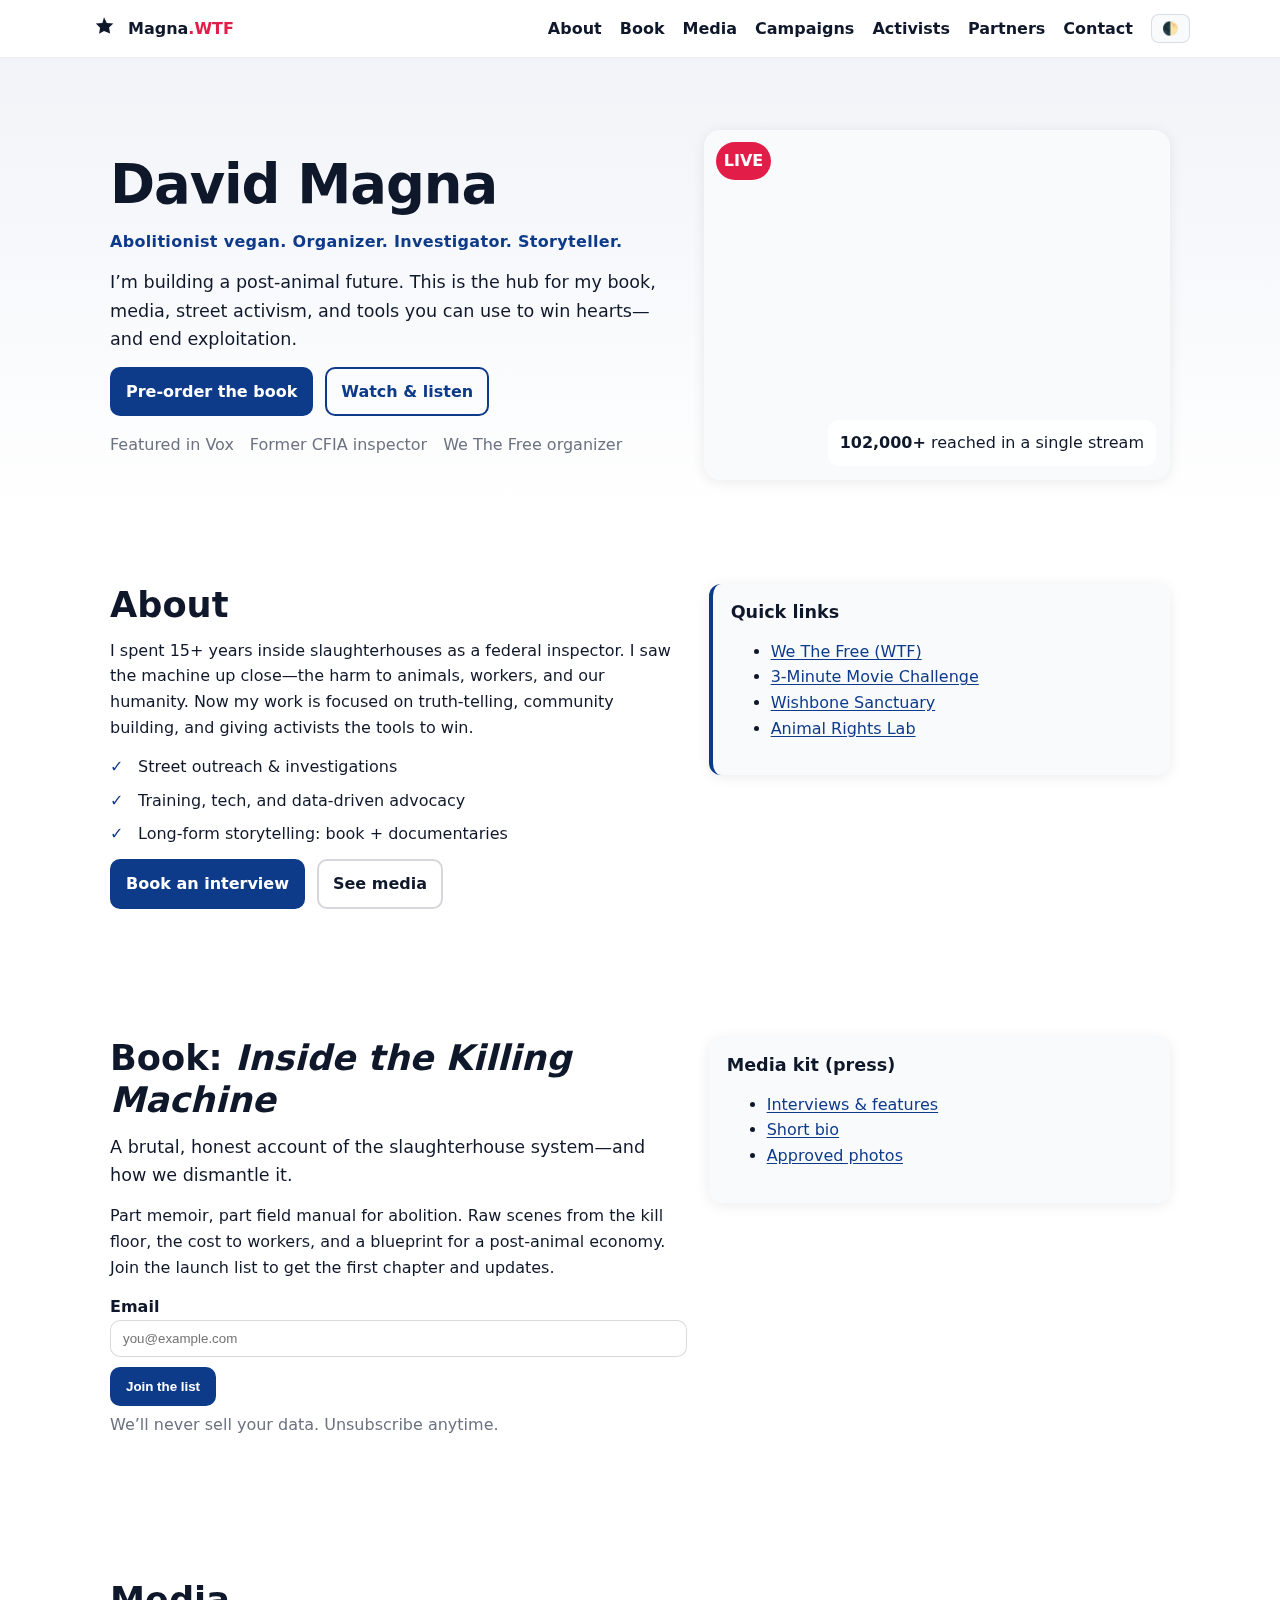
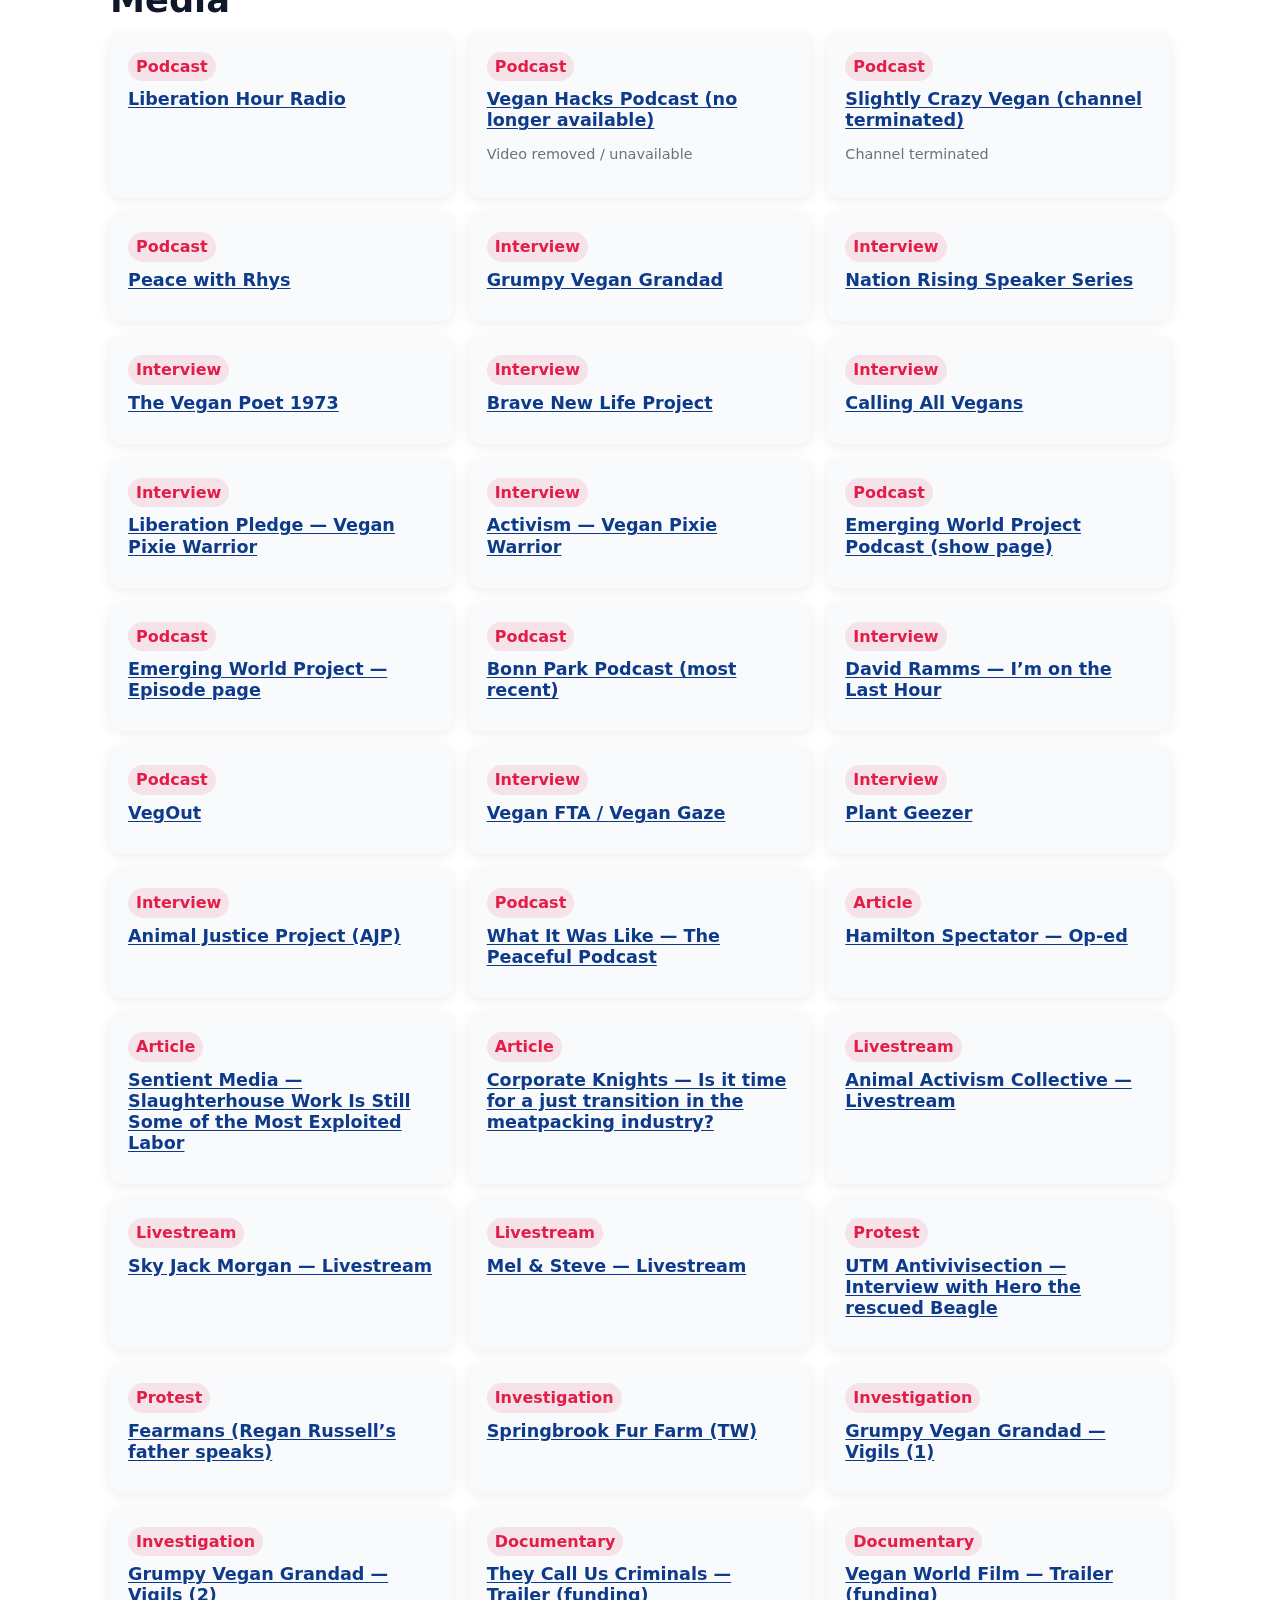
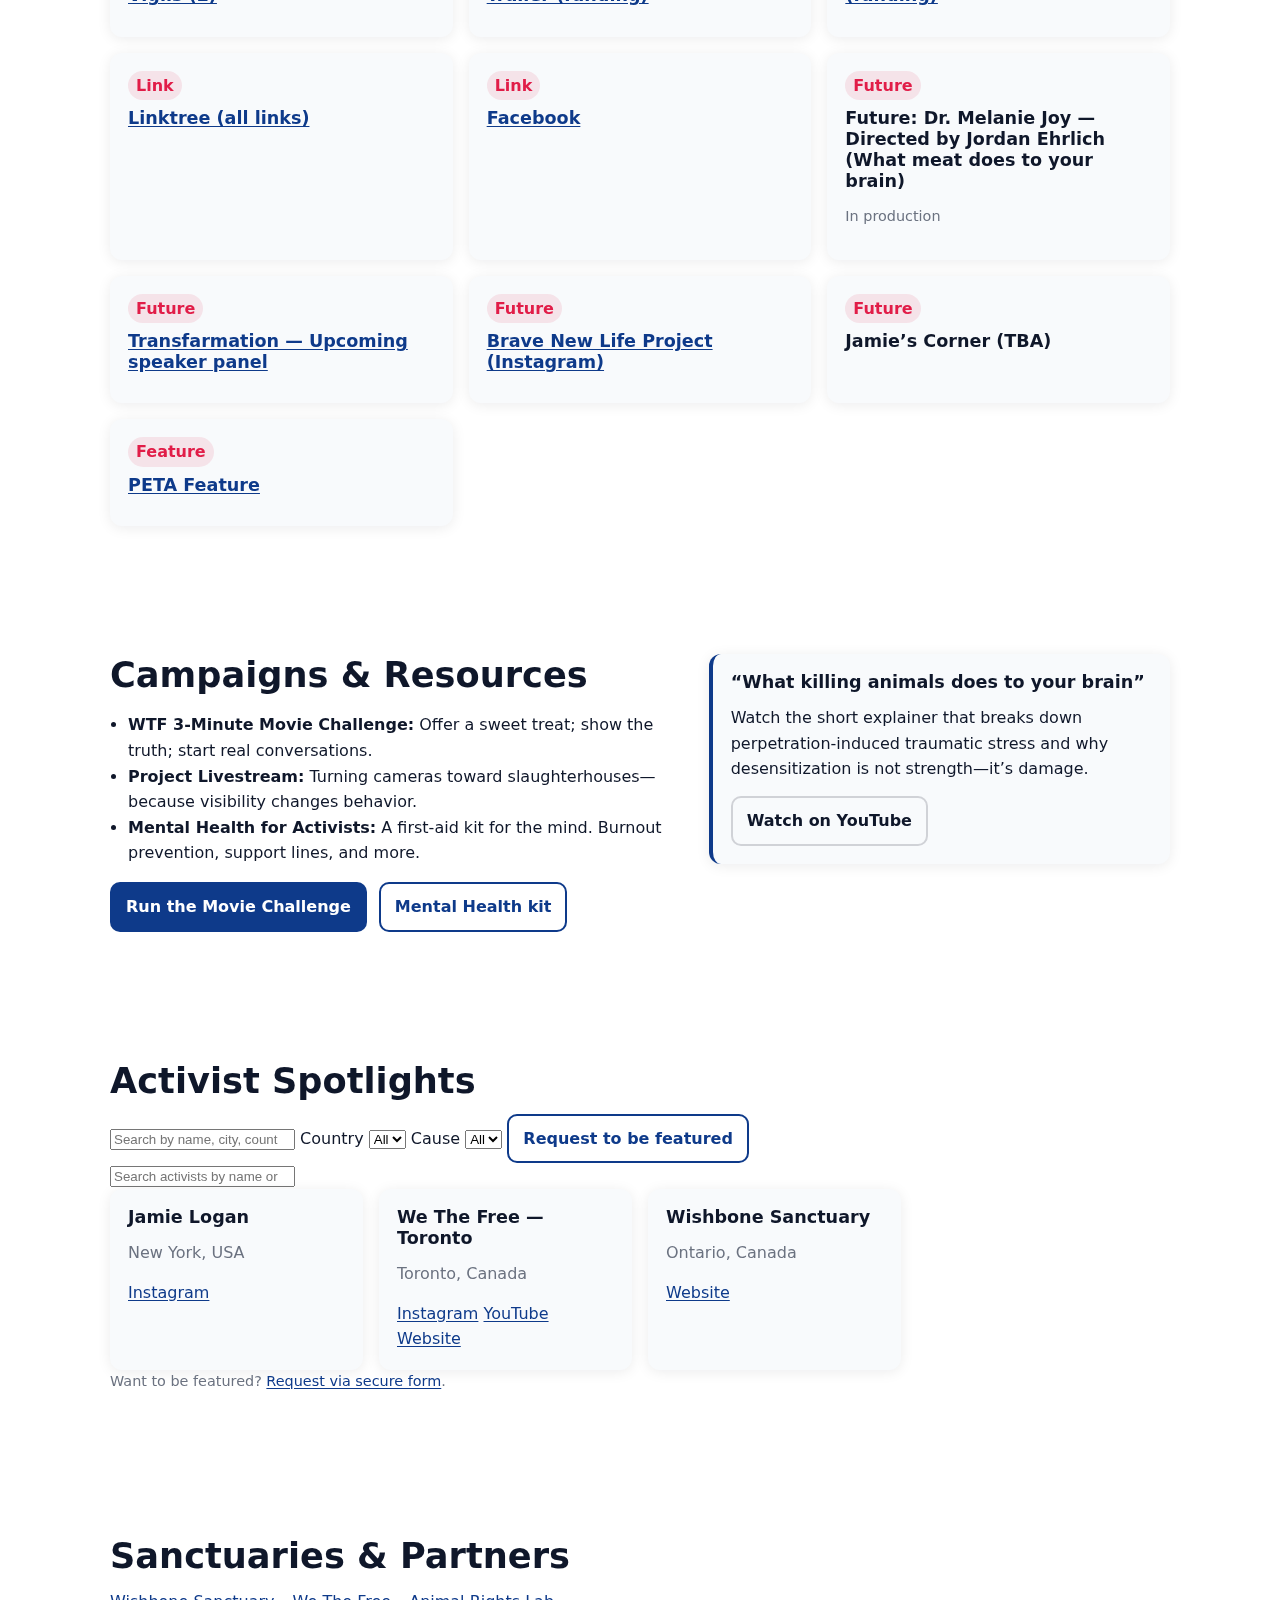
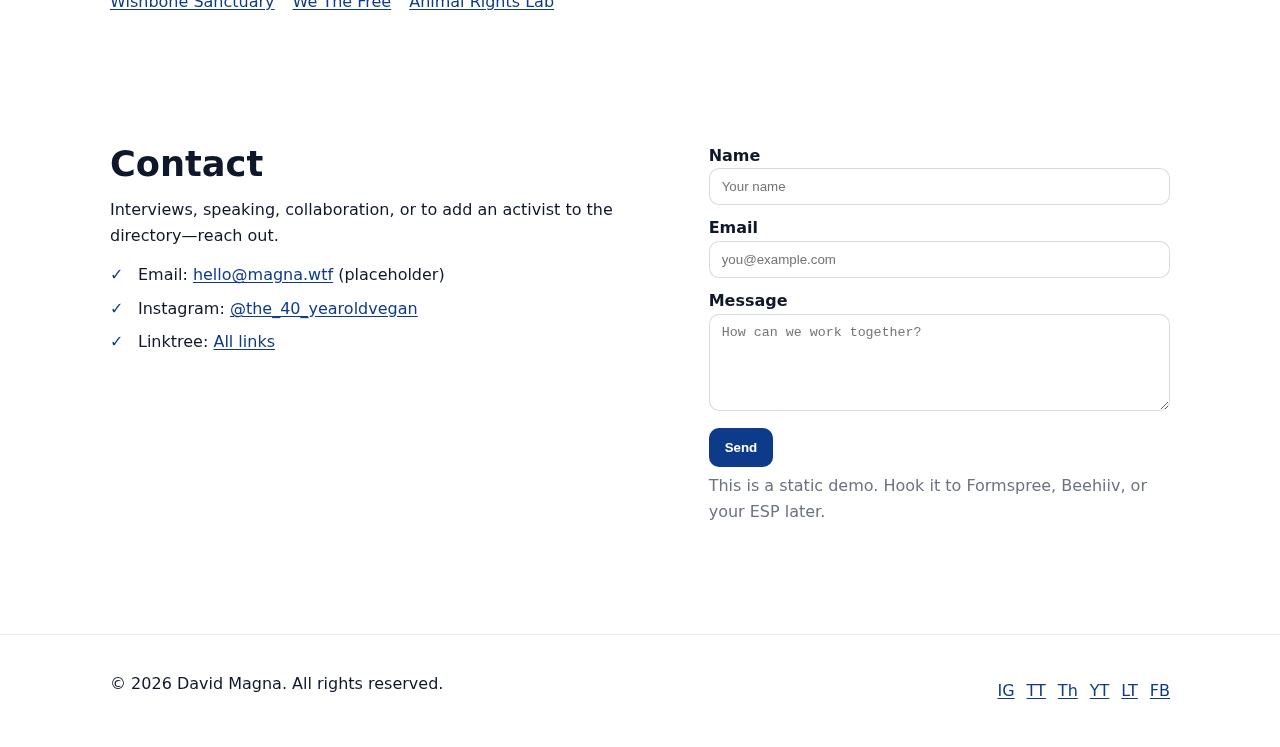
<file: index.html>
<!DOCTYPE html>
<html lang="en">
<head>
  <meta http-equiv="Content-Security-Policy" content="default-src 'self'; img-src 'self' https: data:; script-src 'self'; style-src 'self'; frame-ancestors 'none'; base-uri 'none'; form-action 'self' https://formspree.io https://docs.google.com https://airtable.com;">
  <meta charset="utf-8" />
  <meta name="viewport" content="width=device-width, initial-scale=1" />
  <title>Magna.WTF — David Magna</title>
  <meta name="description" content="David Magna — abolitionist vegan. Organizer, investigator, storyteller. Campaigns, media, book, and resources for activists." />
  <link rel="preconnect" href="https://fonts.gstatic.com" crossorigin>
  <link rel="stylesheet" href="assets/css/styles.css" />
</head>
<body>
  <a class="skip-link" href="#main">Skip to content</a>
  <header class="site-header">
    <div class="container header-inner">
      <a class="brand" href="#top" aria-label="Magna dot WTF home">
        <svg width="28" height="28" viewBox="0 0 24 24" aria-hidden="true"><path d="M12 2l2.39 4.84L20 7.27l-3.64 3.55.86 5.03L12 13.77l-4.22 2.22.86-5.03L5 7.27l5.61-.43L12 2z" fill="currentColor"/></svg>
        <span>Magna<span class="dot">.WTF</span></span>
      </a>
      <nav class="nav">
        <button class="nav-toggle" aria-expanded="false" aria-controls="menu">Menu</button>
        <ul id="menu" class="nav-list">
          <li><a href="#about">About</a></li>
          <li><a href="#book">Book</a></li>
          <li><a href="media.html">Media</a></li>
          <li><a href="#campaigns">Campaigns</a></li>
          <li><a href="#activists">Activists</a></li>
          <li><a href="#partners">Partners</a></li>
          <li><a href="#contact">Contact</a></li>
          <li><button id="modeToggle" class="mode-toggle" aria-pressed="false" title="Toggle dark mode">🌓</button></li>
        </ul>
      </nav>
    </div>
  </header>

  <main id="main">
    <section class="hero" id="top">
      <div class="container hero-inner">
        <div class="hero-copy">
          <h1>David Magna</h1>
          <p class="kicker">Abolitionist vegan. Organizer. Investigator. Storyteller.</p>
          <p class="lead">I’m building a post‑animal future. This is the hub for my book, media, street activism, and tools you can use to win hearts—and end exploitation.</p>
          <div class="cta">
            <a class="btn btn-primary" href="#book">Pre‑order the book</a>
            <a class="btn btn-outline" href="media.html">Watch & listen</a>
          </div>
          <ul class="trust">
            <li>Featured in Vox</li>
            <li>Former CFIA inspector</li>
            <li>We The Free organizer</li>
          </ul>
        </div>
        <div class="hero-card" role="img" aria-label="Activism collage placeholder">
          <div class="badge">LIVE</div>
          <div class="hero-stat">
            <strong>102,000+</strong>
            <span>reached in a single stream</span>
          </div>
        </div>
      </div>
    </section>

    <section class="about section" id="about">
      <div class="container two-col">
        <div>
          <h2>About</h2>
          <p>I spent 15+ years inside slaughterhouses as a federal inspector. I saw the machine up close—the harm to animals, workers, and our humanity. Now my work is focused on truth‑telling, community building, and giving activists the tools to win.</p>
          <ul class="list-check">
            <li>Street outreach & investigations</li>
            <li>Training, tech, and data‑driven advocacy</li>
            <li>Long‑form storytelling: book + documentaries</li>
          </ul>
          <div class="cta">
            <a class="btn btn-primary" href="#contact">Book an interview</a>
            <a class="btn btn-ghost" href="media.html">See media</a>
          </div>
        </div>
        <aside class="card note">
          <h3>Quick links</h3>
          <ul class="link-list">
            <li><a href="https://www.activism.wtf/" target="_blank" rel="noopener">We The Free (WTF)</a></li>
            <li><a href="https://3movies.wtf" target="_blank" rel="noopener">3‑Minute Movie Challenge</a></li>
            <li><a href="#" target="_blank" rel="noopener">Wishbone Sanctuary</a></li>
            <li><a href="#" target="_blank" rel="noopener">Animal Rights Lab</a></li>
          </ul>
        </aside>
      </div>
    </section>

    <section class="book section" id="book">
      <div class="container two-col">
        <div>
          <h2>Book: <em>Inside the Killing Machine</em></h2>
          <p class="lead">A brutal, honest account of the slaughterhouse system—and how we dismantle it.</p>
          <p>Part memoir, part field manual for abolition. Raw scenes from the kill floor, the cost to workers, and a blueprint for a post‑animal economy. Join the launch list to get the first chapter and updates.</p>
          <form class="form" action="#" method="post" onsubmit="return false">
            <label>Email <input type="email" placeholder="you@example.com" required></label>
            <button class="btn btn-primary" type="submit">Join the list</button>
            <p class="form-note">We’ll never sell your data. Unsubscribe anytime.</p>
          </form>
        </div>
        <aside class="card">
          <h3>Media kit (press)</h3>
          <ul class="link-list">
            <li><a href="media.html">Interviews & features</a></li>
            <li><a href="#">Short bio</a></li>
            <li><a href="#">Approved photos</a></li>
          </ul>
        </aside>
      </div>
    </section>

    <section class="media section" id="media">
      <div class="container">
        <h2>Media</h2>
        <div class="cards media-grid">
          <article class="card media-card">
            <div class="tag">Podcast</div>
            <h3><a href="https://open.spotify.com/episode/1ad6mTx6l0M98kYm6rsuMZ?si=jek49W6PQxqscPeEw2u_xg" target="_blank" rel="noopener">The Peaceful Podcast — April 30, 2025</a></h3>
            <p>On trauma inside slaughterhouses, the myth of “humane,” and building a post‑animal future.</p>
          </article>
          <article class="card media-card">
            <div class="tag">Video</div>
            <h3><a href="#" target="_blank" rel="noopener">Plant Geezer — May 9, 2025</a></h3>
            <p>Ex‑inspector to abolitionist activist: what I learned on the inside.</p>
          </article>
          <article class="card media-card">
            <div class="tag">Article</div>
            <h3><a href="#" target="_blank" rel="noopener">Vox — June 2025</a></h3>
            <p>On the psychological toll of slaughterhouse work.</p>
          </article>
          <article class="card media-card">
            <div class="tag">Interview</div>
            <h3><a href="#" target="_blank" rel="noopener">Animal Justice Project — Sept 19, 2024</a></h3>
            <p>System design, worker exploitation, and why “humane slaughter” is a lie.</p>
          </article>
        </div>
      </div>
    </section>

    <section class="campaigns section" id="campaigns">
      <div class="container two-col">
        <div>
          <h2>Campaigns & Resources</h2>
          <ul class="list-bullets">
            <li><strong>WTF 3‑Minute Movie Challenge:</strong> Offer a sweet treat; show the truth; start real conversations.</li>
            <li><strong>Project Livestream:</strong> Turning cameras toward slaughterhouses—because visibility changes behavior.</li>
            <li><strong>Mental Health for Activists:</strong> A first‑aid kit for the mind. Burnout prevention, support lines, and more.</li>
          </ul>
          <div class="cta">
            <a class="btn btn-primary" href="https://www.activism.wtf/movie_challenge" target="_blank" rel="noopener">Run the Movie Challenge</a>
            <a class="btn btn-outline" href="https://www.activism.wtf/mental_health" target="_blank" rel="noopener">Mental Health kit</a>
          </div>
        </div>
        <aside class="card note">
          <h3>“What killing animals does to your brain”</h3>
          <p>Watch the short explainer that breaks down perpetration‑induced traumatic stress and why desensitization is not strength—it’s damage.</p>
          <a class="btn btn-ghost" href="https://www.youtube.com/results?search_query=what+killing+animals+does+to+your+brain" target="_blank" rel="noopener">Watch on YouTube</a>
        </aside>
      </div>
    </section>

    <section class="activists section" id="activists">
      <div class="container">
        <div class="section-head">
          <h2>Activist Spotlights</h2>
          <div class="filters" style="display:flex; gap:12px; flex-wrap:wrap; align-items:center">
            <input id="searchActivists" type="search" placeholder="Search by name, city, country, cause…" aria-label="Search activists">
            <label>Country
              <select id="countryFilter"><option value="All">All</option></select>
            </label>
            <label>Cause
              <select id="causeFilter"><option value="All">All</option></select>
            </label>
            <a class="btn btn-outline" href="https://docs.google.com/forms/d/e/1FAIpQLSfRequestToBeFeatured/viewform" target="_blank" rel="noopener">Request to be featured</a>
          </div>
    
          <div class="filters">
            <input id="searchActivists" type="search" placeholder="Search activists by name or city…" aria-label="Search activists">
          </div>
        </div>
        <div id="activistGrid" class="cards grid"></div>
        <p class="muted small">Want to be featured? <a href="https://forms.gle/example" target="_blank" rel="noopener">Request via secure form</a>.</p>
      </div>
    </section>

    <section class="partners section" id="partners">
      <div class="container">
        <h2>Sanctuaries & Partners</h2>
        <ul class="logo-list">
          <li><a href="#" aria-label="Wishbone Sanctuary">Wishbone Sanctuary</a></li>
          <li><a href="https://www.activism.wtf/" target="_blank" rel="noopener" aria-label="We The Free">We The Free</a></li>
          <li><a href="#" aria-label="Animal Rights Lab">Animal Rights Lab</a></li>
        </ul>
      </div>
    </section>

    <section class="contact section" id="contact">
      <div class="container two-col">
        <div>
          <h2>Contact</h2>
          <p>Interviews, speaking, collaboration, or to add an activist to the directory—reach out.</p>
          <ul class="list-check">
            <li>Email: <a href="mailto:hello@magna.wtf">hello@magna.wtf</a> (placeholder)</li>
            <li>Instagram: <a href="https://www.instagram.com/the_40_yearoldvegan" target="_blank" rel="noopener">@the_40_yearoldvegan</a></li>
            <li>Linktree: <a href="https://linktr.ee/The40yearoldVegan" target="_blank" rel="noopener">All links</a></li>
          </ul>
        </div>
        <form class="form" action="#" method="post" onsubmit="return false">
          <label>Name <input type="text" placeholder="Your name" required></label>
          <label>Email <input type="email" placeholder="you@example.com" required></label>
          <label>Message <textarea rows="5" placeholder="How can we work together?"></textarea></label>
          <button class="btn btn-primary" type="submit">Send</button>
          <p class="form-note">This is a static demo. Hook it to Formspree, Beehiiv, or your ESP later.</p>
        </form>
      </div>
    </section>
  </main>

  <footer class="site-footer">
    <div class="container footer-inner">
      <p>© <span id="year"></span> David Magna. All rights reserved.</p>
      <ul class="social"><li><a href="https://www.instagram.com/the_40_yearoldvegan" target="_blank" rel="noopener" aria-label="Instagram">IG</a></li><li><a href="https://www.tiktok.com/@the40yearoldvegan" target="_blank" rel="noopener" aria-label="TikTok">TT</a></li><li><a href="https://www.threads.net/@the_40_yearoldvegan" target="_blank" rel="noopener" aria-label="Threads">Th</a></li><li><a href="https://www.youtube.com/@The40YearOldVegan" target="_blank" rel="noopener" aria-label="YouTube">YT</a></li><li><a href="https://linktr.ee/The40yearoldVegan" target="_blank" rel="noopener" aria-label="Linktree">LT</a></li><li><a href="https://www.facebook.com/share/1ABxQWi8wB/?mibextid=wwXIfr" target="_blank" rel="noopener" aria-label="Facebook">FB</a></li></ul>
    </div>
  </footer>

  <script src="assets/js/main.js"></script>
  <script src="assets/js/activists_page.js"></script>
</body>
</html>
</file>
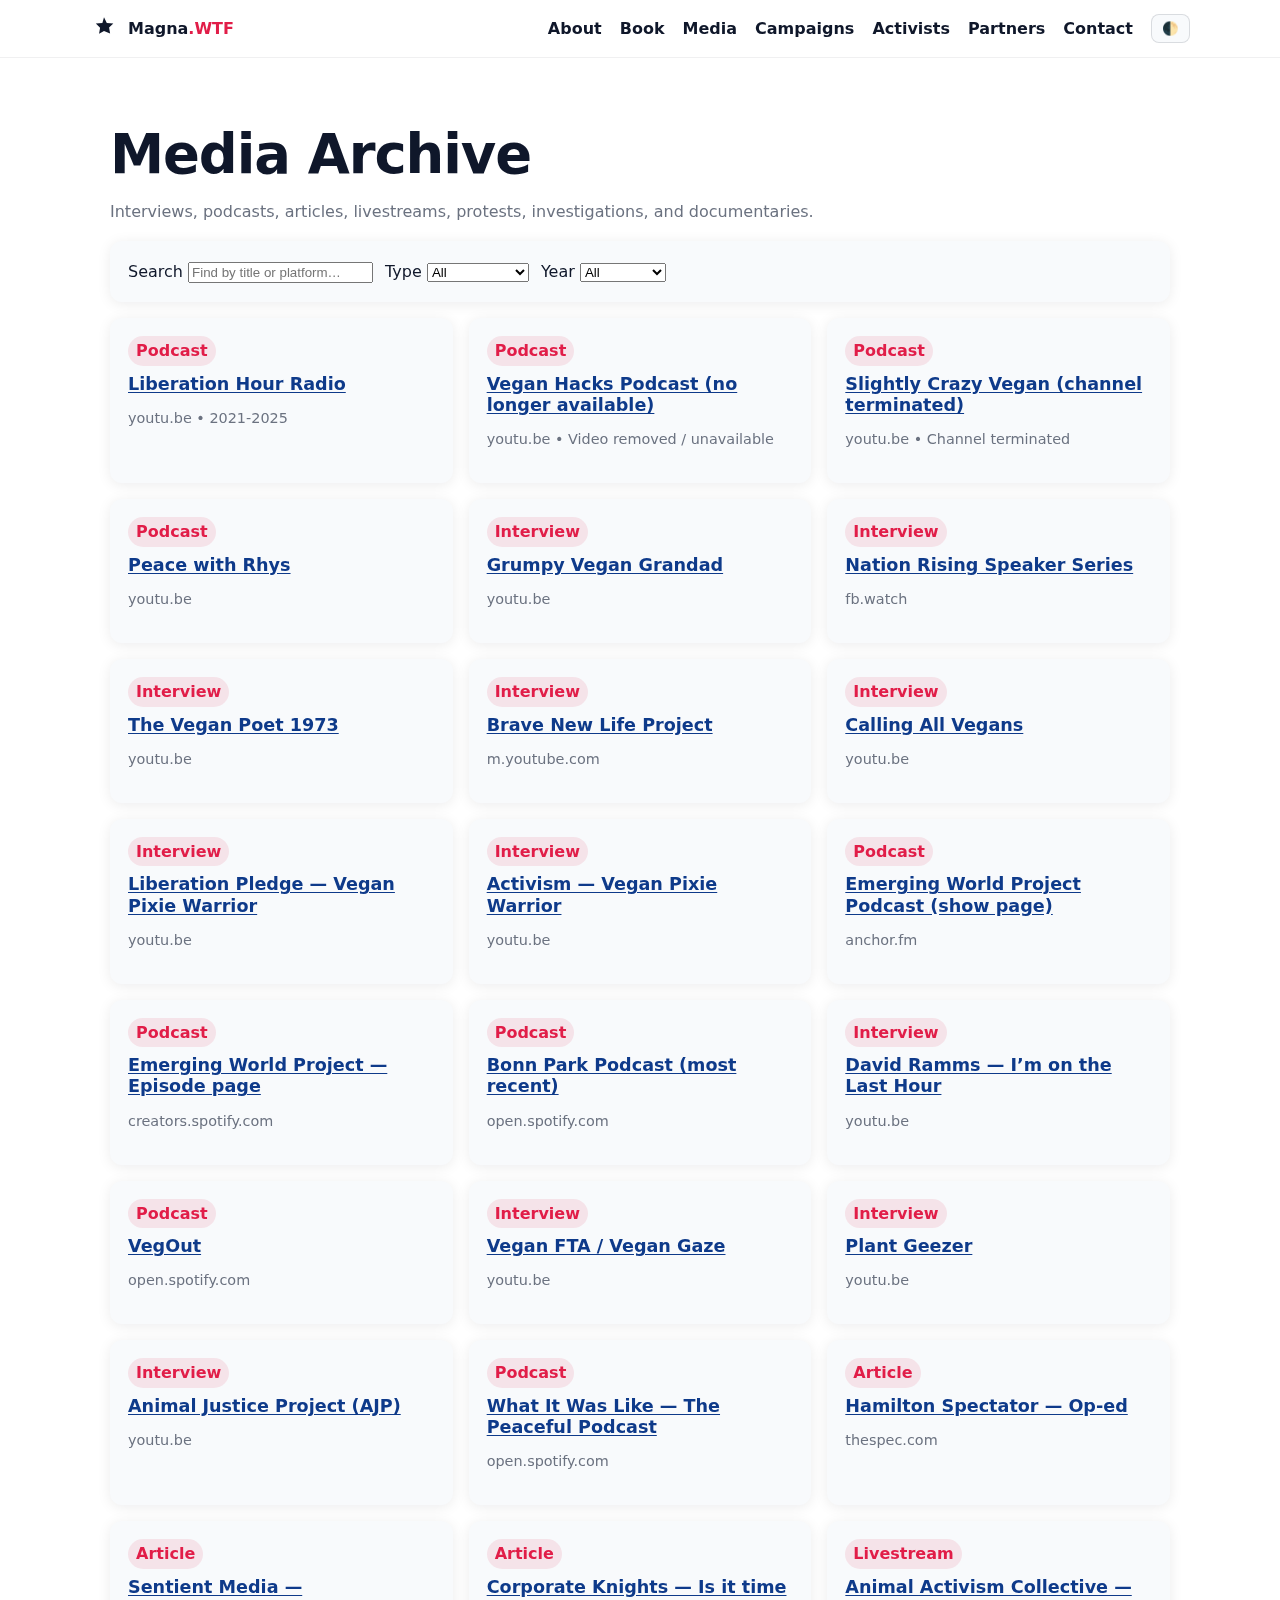
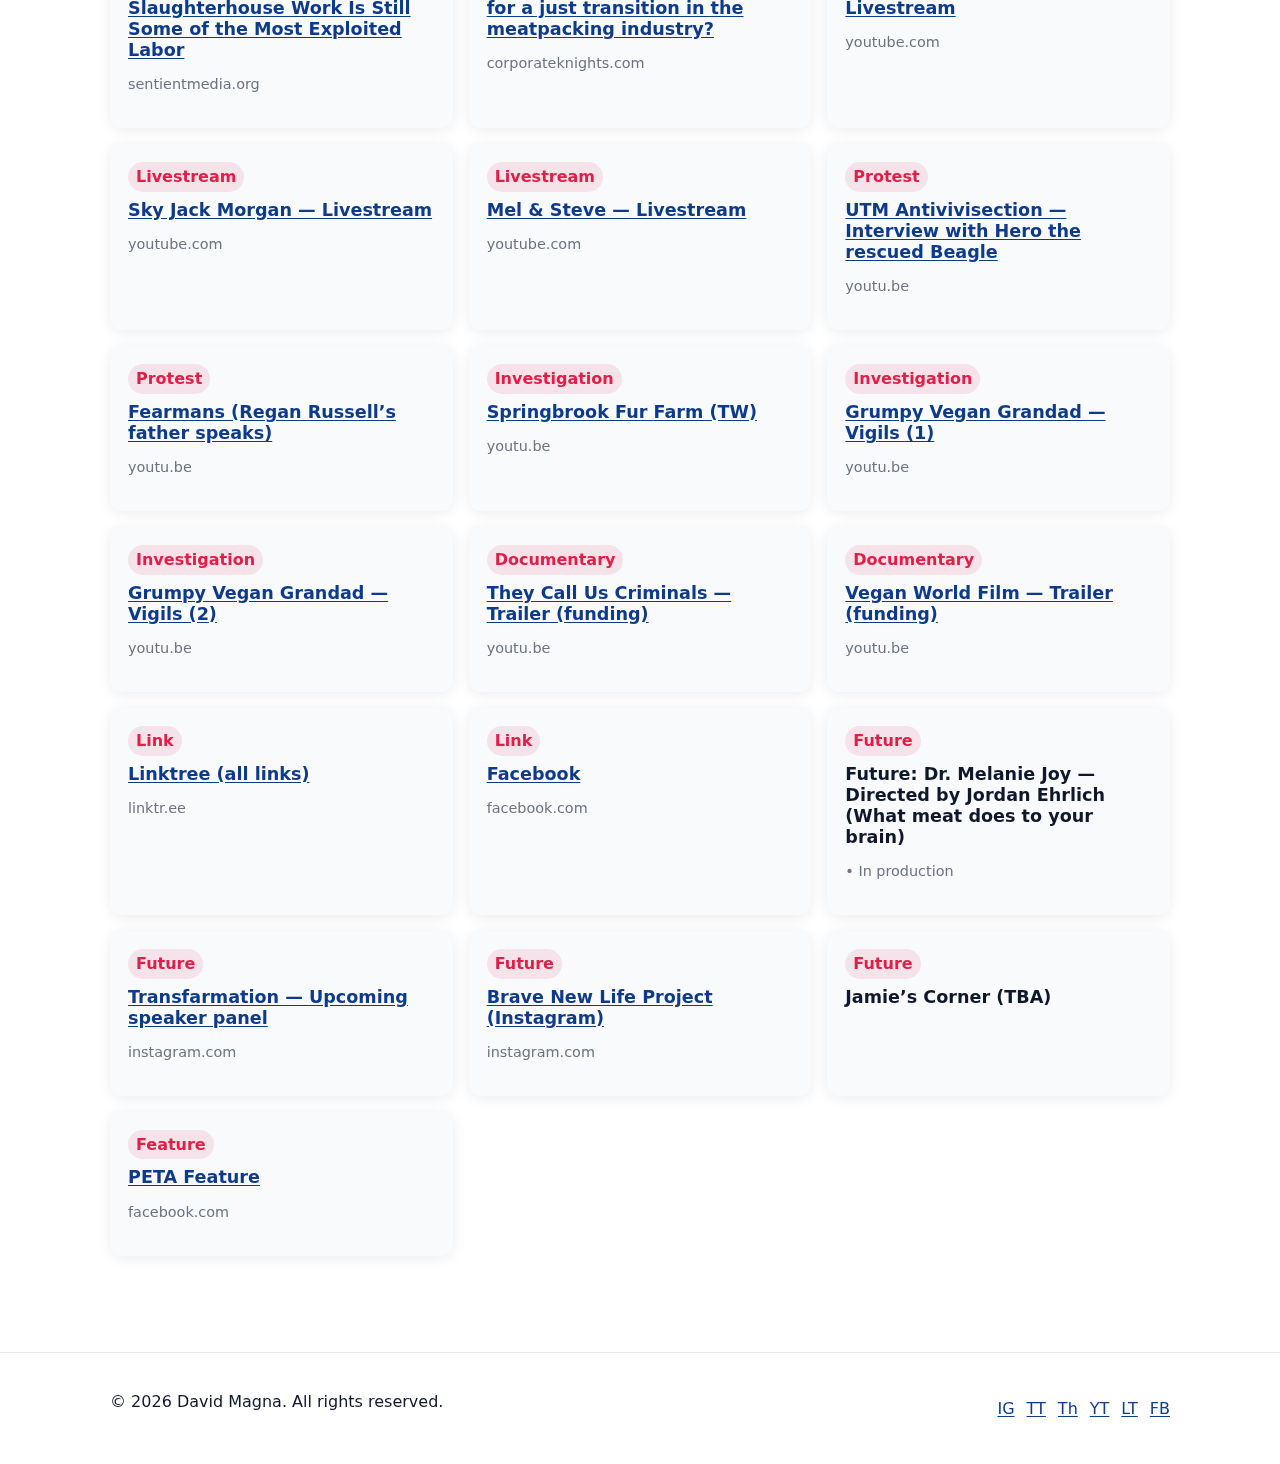
<file: media.html>
<!DOCTYPE html>
<html lang="en">
<head>
  <meta charset="utf-8" />
  <meta name="viewport" content="width=device-width, initial-scale=1" />
  <title>Media Archive — Magna.WTF</title>
  <link rel="stylesheet" href="assets/css/styles.css" />
</head>
<body>
  <a class="skip-link" href="#main">Skip to content</a>
  <header class="site-header">
    <div class="container header-inner">
      <a class="brand" href="index.html">
        <svg width="28" height="28" viewBox="0 0 24 24" aria-hidden="true"><path d="M12 2l2.39 4.84L20 7.27l-3.64 3.55.86 5.03L12 13.77l-4.22 2.22.86-5.03L5 7.27l5.61-.43L12 2z" fill="currentColor"/></svg>
        <span>Magna<span class="dot">.WTF</span></span>
      </a>
      <nav class="nav">
        <button class="nav-toggle" aria-expanded="false" aria-controls="menu">Menu</button>
        <ul id="menu" class="nav-list">
          <li><a href="index.html#about">About</a></li>
          <li><a href="index.html#book">Book</a></li>
          <li><a aria-current="page" href="media.html">Media</a></li>
          <li><a href="index.html#campaigns">Campaigns</a></li>
          <li><a href="index.html#activists">Activists</a></li>
          <li><a href="index.html#partners">Partners</a></li>
          <li><a href="index.html#contact">Contact</a></li>
          <li><button id="modeToggle" class="mode-toggle" aria-pressed="false" title="Toggle dark mode">🌓</button></li>
        </ul>
      </nav>
    </div>
  </header>

  <main id="main" class="section">
    <div class="container">
      <h1>Media Archive</h1>
      <p class="muted">Interviews, podcasts, articles, livestreams, protests, investigations, and documentaries.</p>

      <div class="card" style="margin-top:16px">
        <div class="container" style="padding:0">
          <div class="filters" style="display:flex; gap:12px; flex-wrap:wrap; align-items:center">
            <label>Search <input id="mediaSearch" type="search" placeholder="Find by title or platform…"></label>
            <label>Type
              <select id="typeFilter">
                <option value="All">All</option>
              </select>
            </label>
            <label>Year
              <select id="yearFilter">
                <option value="All">All</option>
              </select>
            </label>
          </div>
        </div>
      </div>

      <div id="mediaList" class="cards media-grid" style="margin-top:16px"></div>
    </div>
  </main>

  <footer class="site-footer">
    <div class="container footer-inner">
      <p>© <span id="year"></span> David Magna. All rights reserved.</p>
      <ul class="social">
        <li><a href="https://www.instagram.com/the_40_yearoldvegan" target="_blank" rel="noopener" aria-label="Instagram">IG</a></li>
        <li><a href="https://www.tiktok.com/@the40yearoldvegan" target="_blank" rel="noopener" aria-label="TikTok">TT</a></li>
        <li><a href="https://www.threads.net/@the_40_yearoldvegan" target="_blank" rel="noopener" aria-label="Threads">Th</a></li>
        <li><a href="https://www.youtube.com/@The40YearOldVegan" target="_blank" rel="noopener" aria-label="YouTube">YT</a></li>
        <li><a href="https://linktr.ee/The40yearoldVegan" target="_blank" rel="noopener" aria-label="Linktree">LT</a></li>
        <li><a href="https://www.facebook.com/share/1ABxQWi8wB/?mibextid=wwXIfr" target="_blank" rel="noopener" aria-label="Facebook">FB</a></li>
      </ul>
    </div>
  </footer>

  <script src="assets/js/main.js"></script>
  <script src="assets/js/media_page.js"></script>
</body>
</html>
</file>
<file: assets/css/styles.css>
/* Magna.WTF — minimal, accessible, fast */
:root{
  --brand-900:#0b1b2b;
  --brand-700:#0e3a8a;
  --accent-600:#e11d48; /* action/red */
  --ink:#0f172a;
  --muted:#6b7280;
  --bg:#ffffff;
  --card:#f8fafc;
  --ring:#93c5fd;
  --radius:12px;
  --shadow:0 2px 14px rgba(2,6,23,0.08);
}
:root[data-theme="dark"]{
  --bg:#0b1220;
  --card:#0f172a;
  --ink:#e5e7eb;
  --muted:#94a3b8;
  --brand-900:#93c5fd;
  --brand-700:#60a5fa;
  --accent-600:#f472b6;
  --ring:#2563eb;
  --shadow:0 2px 14px rgba(0,0,0,0.4);
}
*{box-sizing:border-box}
html,body{height:100%}
body{
  margin:0;
  font-family: ui-sans-serif, system-ui, -apple-system, Segoe UI, Roboto, Helvetica, Arial, "Apple Color Emoji", "Segoe UI Emoji";
  color:var(--ink);
  background:var(--bg);
  line-height:1.6;
}
img{max-width:100%;height:auto}
.container{max-width:1100px;margin-inline:auto;padding:0 20px}
.section{padding:64px 0}
h1,h2,h3{line-height:1.2;margin:0 0 12px}
h1{font-size: clamp(2.2rem, 5vw, 3.4rem); letter-spacing:-0.02em}
h2{font-size: clamp(1.6rem, 3vw, 2.2rem)}
h3{font-size:1.1rem}
p{margin:0 0 14px}
a{color:var(--brand-700);text-decoration:underline;text-underline-offset:2px}
a:hover{opacity:.9}
small,.small{font-size:.9rem}
.muted{color:var(--muted)}

.skip-link{
  position:absolute;left:-9999px;top:auto;width:1px;height:1px;overflow:hidden;
}
.skip-link:focus{left:16px;top:16px;width:auto;height:auto;background:var(--card);padding:8px 12px;border-radius:8px;box-shadow:var(--shadow)}

/* Header */
.site-header{
  position:sticky;top:0;background:rgba(255,255,255,.7);
  backdrop-filter:saturate(150%) blur(8px);border-bottom:1px solid rgba(2,6,23,.06);z-index:50;
}
:root[data-theme="dark"] .site-header{background:rgba(11,18,32,.6);border-bottom-color:rgba(255,255,255,.06)}
.header-inner{display:flex;align-items:center;justify-content:space-between;padding:14px 0}
.brand{display:flex;align-items:center;gap:10px;font-weight:800;color:var(--ink);text-decoration:none}
.brand .dot{color:var(--accent-600)}
.nav-toggle{display:none}
.nav-list{display:flex;align-items:center;gap:18px;list-style:none;margin:0;padding:0}
.nav-list a{color:var(--ink);text-decoration:none;font-weight:600}
.nav-list a:hover{color:var(--brand-700)}
.mode-toggle{border:1px solid rgba(2,6,23,.12);background:var(--card);padding:6px 10px;border-radius:8px;cursor:pointer}

@media (max-width:820px){
  .nav-toggle{display:inline-block;border:1px solid rgba(2,6,23,.12);background:var(--card);padding:8px 12px;border-radius:8px;cursor:pointer}
  .nav-list{display:none;position:absolute;right:20px;top:64px;background:var(--card);padding:12px;border-radius:12px;box-shadow:var(--shadow);min-width:220px}
  .nav-list.open{display:block}
  .nav-list li{margin:8px 6px}
}

/* Hero */
.hero{padding:72px 0 40px;background:linear-gradient(180deg, rgba(14,58,138,.06), transparent);}
:root[data-theme="dark"] .hero{background:linear-gradient(180deg, rgba(96,165,250,.08), transparent)}
.hero-inner{display:grid;grid-template-columns:1.1fr .9fr;gap:24px;align-items:center}
.hero-copy .kicker{font-weight:700;color:var(--brand-700);letter-spacing:.02em;margin:4px 0 14px}
.lead{font-size:1.1rem}
.cta{display:flex;gap:12px;flex-wrap:wrap;margin-top:12px}
.trust{display:flex;gap:16px;flex-wrap:wrap;padding:0;margin:16px 0 0;list-style:none;color:var(--muted)}
.hero-card{position:relative;aspect-ratio:4/3;background:var(--card);border-radius:16px;box-shadow:var(--shadow);}
.hero-card .badge{position:absolute;left:12px;top:12px;background:var(--accent-600);color:white;font-weight:800;padding:6px 8px;border-radius:999px}
.hero-stat{position:absolute;right:14px;bottom:14px;background:rgba(255,255,255,.85);padding:10px 12px;border-radius:10px}
:root[data-theme="dark"] .hero-stat{background:rgba(15,23,42,.85);color:#fff}

/* Cards, buttons, utilities */
.card{background:var(--card);border-radius:var(--radius);padding:18px;box-shadow:var(--shadow)}
.note{border-inline-start:4px solid var(--brand-700)}
.cards{display:grid;gap:16px}
.grid{grid-template-columns:repeat(auto-fill, minmax(240px,1fr))}
.logo-list{display:flex;gap:18px;flex-wrap:wrap;align-items:center;list-style:none;padding:0;margin:0}
.btn{display:inline-flex;align-items:center;justify-content:center;gap:8px;border-radius:10px;padding:10px 14px;font-weight:800;text-decoration:none;border:2px solid transparent;cursor:pointer}
.btn-primary{background:var(--brand-700);color:white}
.btn-primary:hover{filter:brightness(1.05)}
.btn-outline{border-color:var(--brand-700);color:var(--brand-700);background:transparent}
.btn-ghost{background:transparent;border-color:rgba(2,6,23,.16);color:var(--ink)}
.form input,.form textarea{
  width:100%;border:1.5px solid rgba(2,6,23,.15);background:white;color:var(--ink);
  padding:10px 12px;border-radius:10px;outline:none;
}
:root[data-theme="dark"] .form input,:root[data-theme="dark"] .form textarea{background:#0b1220;border-color:rgba(255,255,255,.16);color:#e5e7eb}
.form input:focus,.form textarea:focus{border-color:var(--ring);box-shadow:0 0 0 3px rgba(147,197,253,.35)}
.form label{display:block;margin:0 0 10px;font-weight:600}
.form-note{color:var(--muted);margin-top:6px}
.two-col{display:grid;grid-template-columns:1fr .8fr;gap:22px;align-items:start}
@media (max-width:920px){.two-col,.hero-inner{grid-template-columns:1fr}}

/* Lists */
.list-check{list-style:none;padding:0;margin:0}
.list-check li{padding-left:28px;position:relative;margin:8px 0}
.list-check li::before{content:"✓";position:absolute;left:0;top:0;color:var(--brand-700);font-weight:900}
.list-bullets{padding-left:18px}

/* Media grid */
.media-grid{grid-template-columns:repeat(auto-fill, minmax(280px,1fr))}
.media-card .tag{display:inline-block;background:rgba(225,29,72,.1);color:var(--accent-600);font-weight:800;padding:2px 8px;border-radius:999px;margin-bottom:8px}

/* Footer */
.site-footer{padding:36px 0;border-top:1px solid rgba(2,6,23,.08);margin-top:32px}
.footer-inner{display:flex;align-items:center;justify-content:space-between;gap:12px}
.social{display:flex;gap:12px;list-style:none;padding:0;margin:0}
</file>
